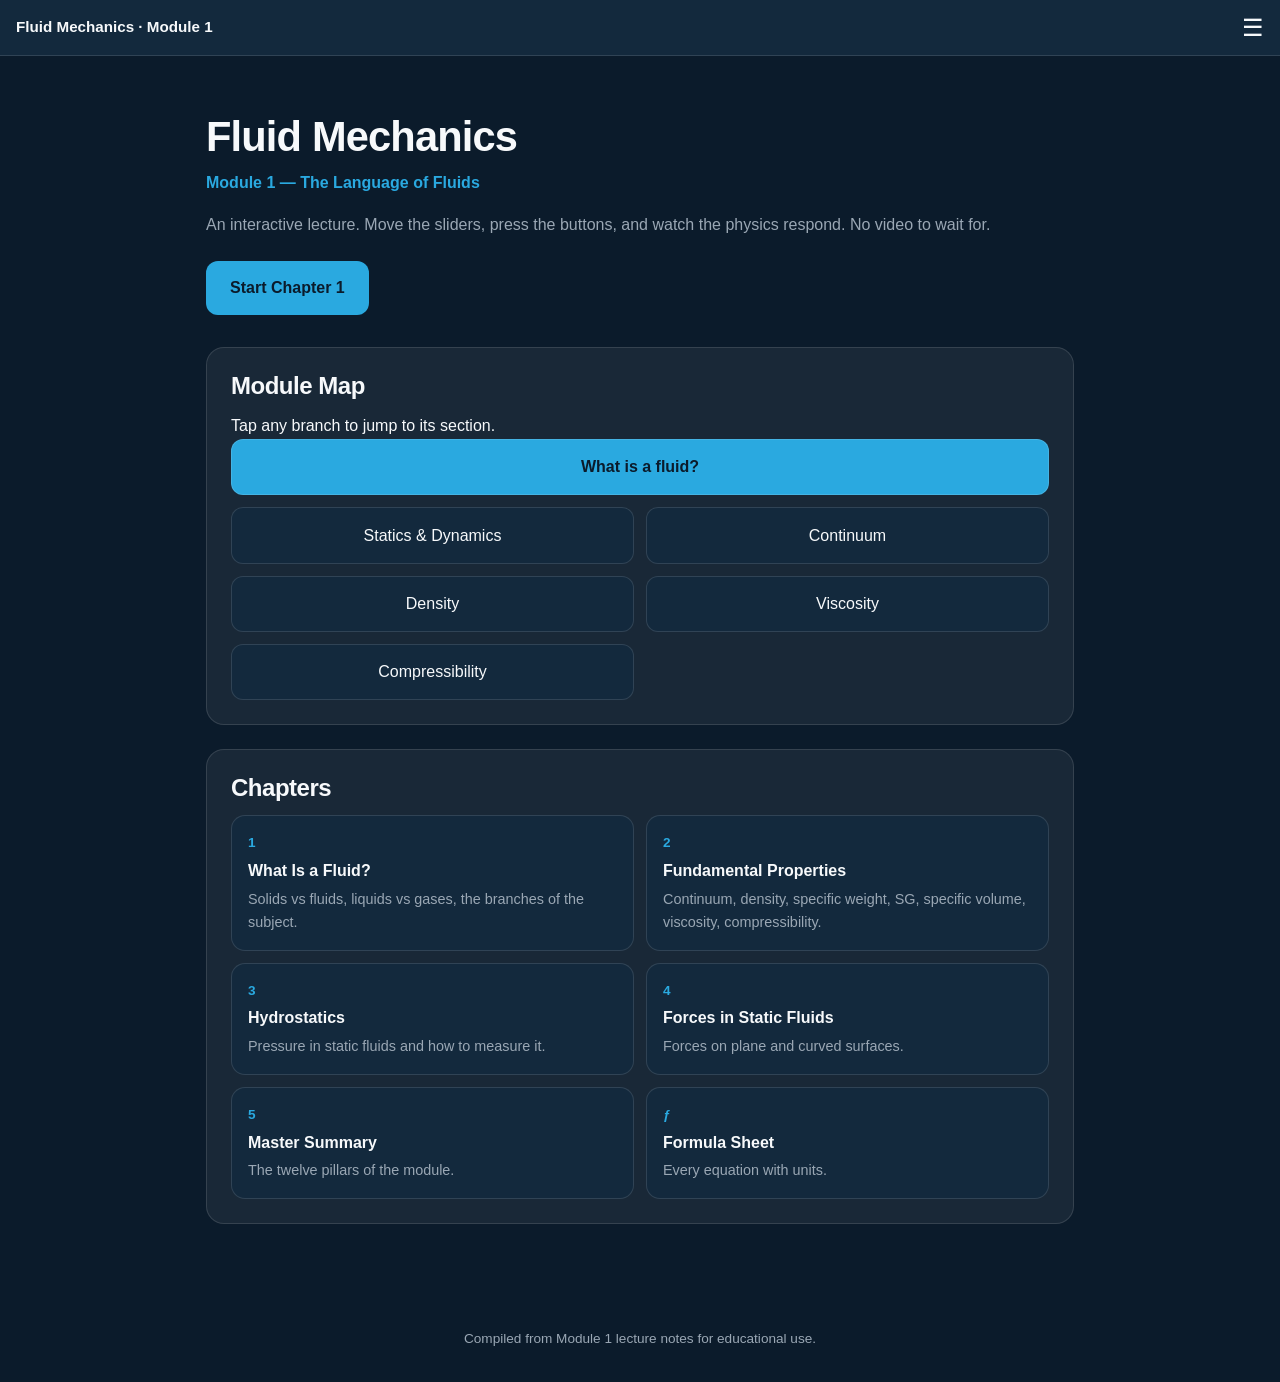
<file: index.html>
<!DOCTYPE html>
<html lang="en">
<head>
  <meta charset="UTF-8" />
  <meta name="viewport" content="width=device-width, initial-scale=1.0" />
  <title>Fluid Mechanics Module 1 — Interactive Lecture</title>
  <link rel="stylesheet" href="assets/style.css" />
</head>
<body>
  <header class="topbar">
    <a href="index.html" class="brand">Fluid Mechanics · Module 1</a>
    <button class="menu-btn" aria-label="Open menu" onclick="toggleMenu()">☰</button>
  </header>
  <nav id="menu" class="menu hidden">
    <a href="index.html">Home</a>
    <a href="chapter1.html">Chapter 1 — What Is a Fluid?</a>
    <a href="chapter2.html">Chapter 2 — Fundamental Properties</a>
    <a href="chapter3.html">Chapter 3 — Hydrostatics</a>
    <a href="chapter4.html">Chapter 4 — Forces in Static Fluids</a>
    <a href="chapter5.html">Chapter 5 — Master Summary</a>
    <a href="formulas.html">Formula Sheet</a>
    <a href="about.html">About</a>
  </nav>

  <main class="container">
    <section class="hero">
      <h1>Fluid Mechanics</h1>
      <p class="subtitle">Module 1 — The Language of Fluids</p>
      <p class="lead">An interactive lecture. Move the sliders, press the buttons, and watch the physics respond. No video to wait for.</p>
      <a href="chapter1.html" class="btn-primary">Start Chapter 1</a>
    </section>

    <section class="section-card">
      <h2>Module Map</h2>
      <p>Tap any branch to jump to its section.</p>
      <div class="map">
        <a href="chapter1.html#shear" class="map-node root">What is a fluid?</a>
        <div class="map-branches">
          <a href="chapter1.html#branches" class="map-node">Statics &amp; Dynamics</a>
          <a href="chapter2.html#continuum" class="map-node">Continuum</a>
          <a href="chapter2.html#density" class="map-node">Density</a>
          <a href="chapter2.html#viscosity" class="map-node">Viscosity</a>
          <a href="chapter2.html#compressibility" class="map-node">Compressibility</a>
        </div>
      </div>
    </section>

    <section class="section-card">
      <h2>Chapters</h2>
      <div class="grid">
        <a href="chapter1.html" class="chapter-card">
          <span class="chapter-num">1</span>
          <span class="chapter-title">What Is a Fluid?</span>
          <span class="chapter-desc">Solids vs fluids, liquids vs gases, the branches of the subject.</span>
        </a>
        <a href="chapter2.html" class="chapter-card">
          <span class="chapter-num">2</span>
          <span class="chapter-title">Fundamental Properties</span>
          <span class="chapter-desc">Continuum, density, specific weight, SG, specific volume, viscosity, compressibility.</span>
        </a>
        <a href="chapter3.html" class="chapter-card">
          <span class="chapter-num">3</span>
          <span class="chapter-title">Hydrostatics</span>
          <span class="chapter-desc">Pressure in static fluids and how to measure it.</span>
        </a>
        <a href="chapter4.html" class="chapter-card">
          <span class="chapter-num">4</span>
          <span class="chapter-title">Forces in Static Fluids</span>
          <span class="chapter-desc">Forces on plane and curved surfaces.</span>
        </a>
        <a href="chapter5.html" class="chapter-card">
          <span class="chapter-num">5</span>
          <span class="chapter-title">Master Summary</span>
          <span class="chapter-desc">The twelve pillars of the module.</span>
        </a>
        <a href="formulas.html" class="chapter-card">
          <span class="chapter-num">ƒ</span>
          <span class="chapter-title">Formula Sheet</span>
          <span class="chapter-desc">Every equation with units.</span>
        </a>
      </div>
    </section>
  </main>

  <footer class="footer">
    <p>Compiled from Module 1 lecture notes for educational use.</p>
  </footer>

  <script src="js/main.js"></script>
</body>
</html>
</file>
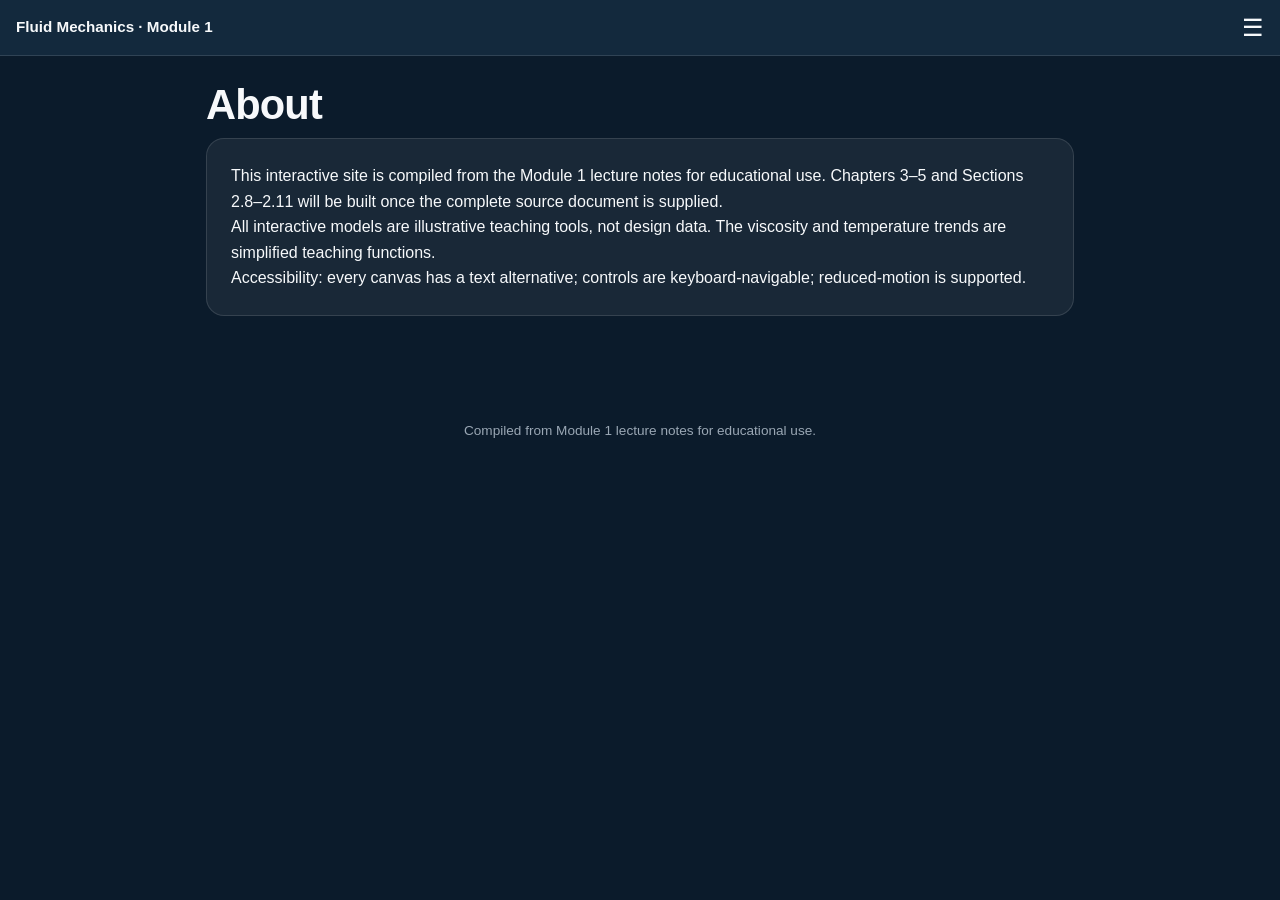
<file: about.html>
<!DOCTYPE html>
<html lang="en">
<head>
  <meta charset="UTF-8" />
  <meta name="viewport" content="width=device-width, initial-scale=1.0" />
  <title>About</title>
  <link rel="stylesheet" href="assets/style.css" />
</head>
<body>
  <header class="topbar">
    <a href="index.html" class="brand">Fluid Mechanics · Module 1</a>
    <button class="menu-btn" aria-label="Open menu" onclick="toggleMenu()">☰</button>
  </header>
  <nav id="menu" class="menu hidden">
    <a href="index.html">Home</a>
    <a href="chapter1.html">Chapter 1</a>
    <a href="chapter2.html">Chapter 2</a>
    <a href="chapter3.html">Chapter 3</a>
    <a href="chapter4.html">Chapter 4</a>
    <a href="chapter5.html">Chapter 5</a>
    <a href="formulas.html">Formula Sheet</a>
    <a href="about.html">About</a>
  </nav>
  <main class="container">
    <h1>About</h1>
    <div class="section-card">
      <p>This interactive site is compiled from the Module 1 lecture notes for educational use. Chapters 3–5 and Sections 2.8–2.11 will be built once the complete source document is supplied.</p>
      <p>All interactive models are illustrative teaching tools, not design data. The viscosity and temperature trends are simplified teaching functions.</p>
      <p>Accessibility: every canvas has a text alternative; controls are keyboard-navigable; reduced-motion is supported.</p>
    </div>
  </main>
  <footer class="footer"><p>Compiled from Module 1 lecture notes for educational use.</p></footer>
  <script src="js/main.js"></script>
</body>
</html>
</file>
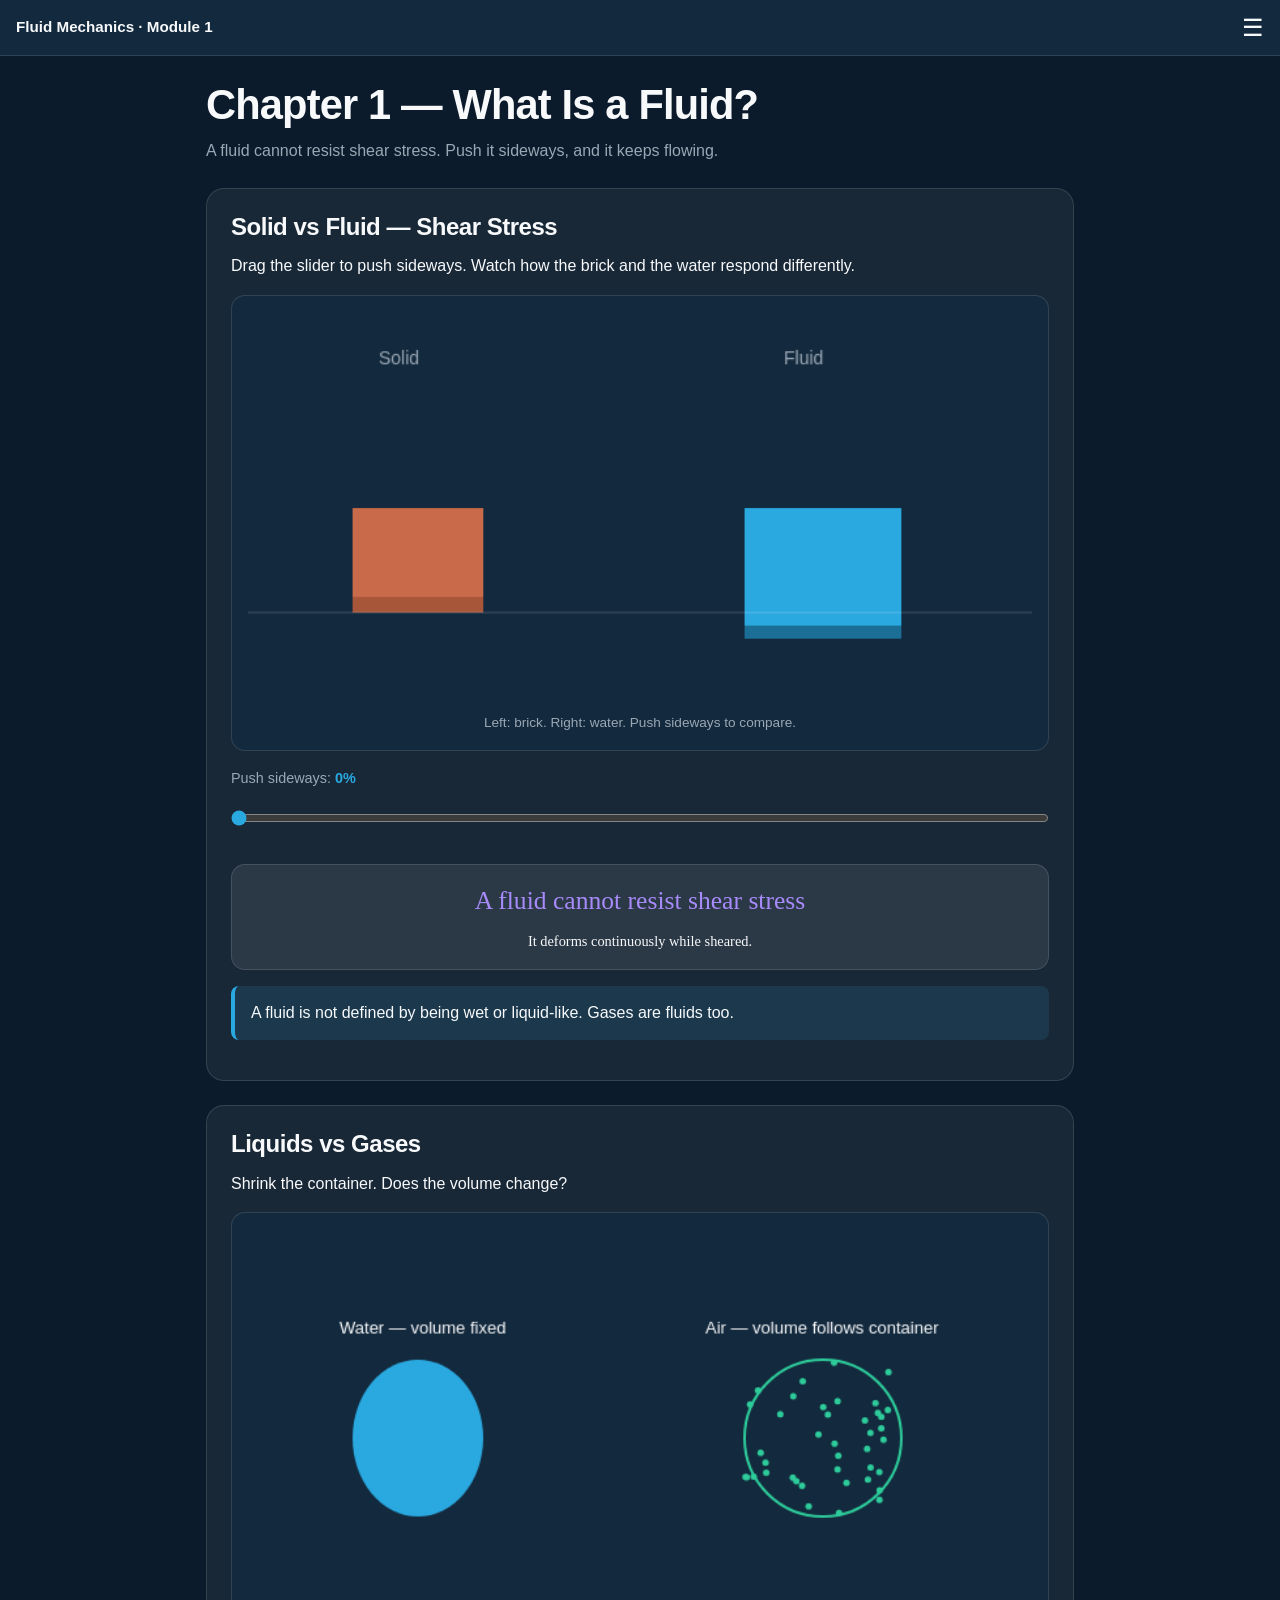
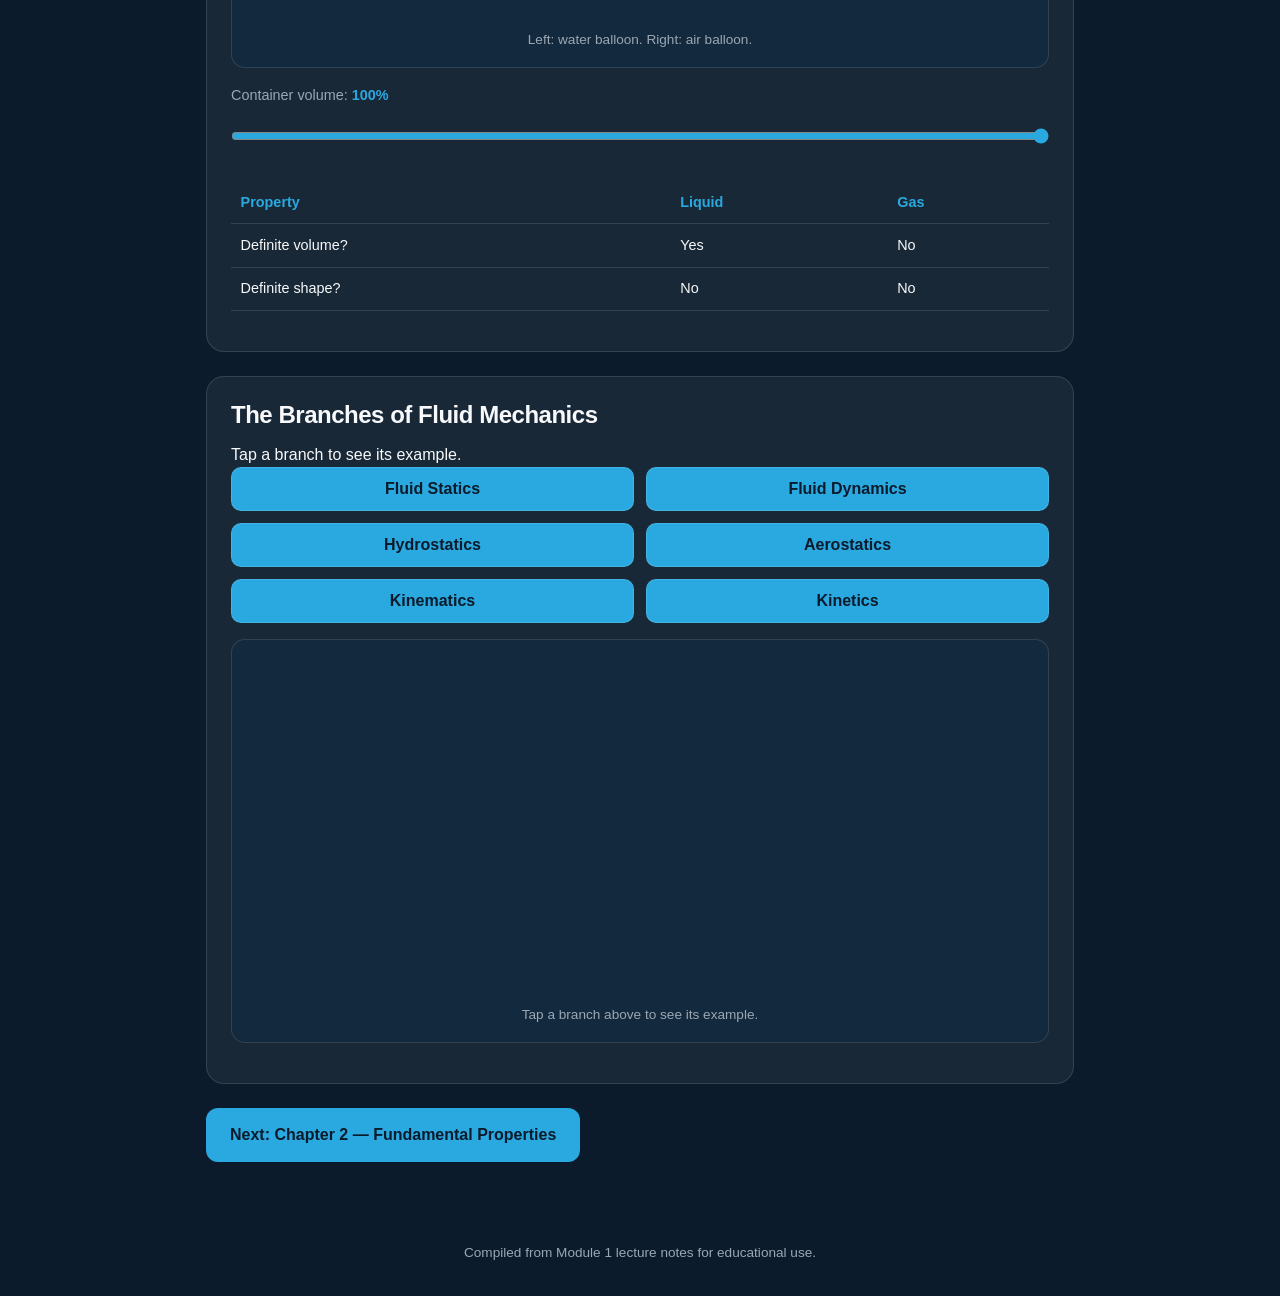
<file: chapter1.html>
<!DOCTYPE html>
<html lang="en">
<head>
  <meta charset="UTF-8" />
  <meta name="viewport" content="width=device-width, initial-scale=1.0" />
  <title>Chapter 1 — What Is a Fluid?</title>
  <link rel="stylesheet" href="assets/style.css" />
</head>
<body>
  <header class="topbar">
    <a href="index.html" class="brand">Fluid Mechanics · Module 1</a>
    <button class="menu-btn" aria-label="Open menu" onclick="toggleMenu()">☰</button>
  </header>
  <nav id="menu" class="menu hidden">
    <a href="index.html">Home</a>
    <a href="chapter1.html">Chapter 1 — What Is a Fluid?</a>
    <a href="chapter2.html">Chapter 2 — Fundamental Properties</a>
    <a href="chapter3.html">Chapter 3 — Hydrostatics</a>
    <a href="chapter4.html">Chapter 4 — Forces in Static Fluids</a>
    <a href="chapter5.html">Chapter 5 — Master Summary</a>
    <a href="formulas.html">Formula Sheet</a>
    <a href="about.html">About</a>
  </nav>

  <main class="container">
    <h1>Chapter 1 — What Is a Fluid?</h1>
    <p class="lead">A fluid cannot resist shear stress. Push it sideways, and it keeps flowing.</p>

    <section class="section-card" id="shear">
      <h2>Solid vs Fluid — Shear Stress</h2>
      <p>Drag the slider to push sideways. Watch how the brick and the water respond differently.</p>
      <div class="canvas-wrap">
        <canvas id="shearCanvas" width="600" height="300"></canvas>
        <p class="canvas-caption">Left: brick. Right: water. Push sideways to compare.</p>
      </div>
      <div class="control">
        <label for="shearSlider">Push sideways: <span id="shearReadout" class="readout">0%</span></label>
        <input type="range" id="shearSlider" min="0" max="100" value="0" />
      </div>
      <div class="formula-card">
        <div class="formula">A fluid cannot resist shear stress</div>
        <div class="formula-mean">It deforms continuously while sheared.</div>
      </div>
      <div class="keypoint">A fluid is not defined by being wet or liquid-like. Gases are fluids too.</div>
    </section>

    <section class="section-card" id="liquid-gas">
      <h2>Liquids vs Gases</h2>
      <p>Shrink the container. Does the volume change?</p>
      <div class="canvas-wrap">
        <canvas id="lgCanvas" width="600" height="300"></canvas>
        <p class="canvas-caption">Left: water balloon. Right: air balloon.</p>
      </div>
      <div class="control">
        <label for="containerSlider">Container volume: <span id="containerReadout" class="readout">100%</span></label>
        <input type="range" id="containerSlider" min="40" max="100" value="100" />
      </div>
      <table class="compare-table">
        <tr><th>Property</th><th>Liquid</th><th>Gas</th></tr>
        <tr><td>Definite volume?</td><td>Yes</td><td>No</td></tr>
        <tr><td>Definite shape?</td><td>No</td><td>No</td></tr>
      </table>
    </section>

    <section class="section-card" id="branches">
      <h2>The Branches of Fluid Mechanics</h2>
      <p>Tap a branch to see its example.</p>
      <div class="grid">
        <button class="control-btn" onclick="showBranch('statics')">Fluid Statics</button>
        <button class="control-btn" onclick="showBranch('dynamics')">Fluid Dynamics</button>
        <button class="control-btn" onclick="showBranch('hydrostatics')">Hydrostatics</button>
        <button class="control-btn" onclick="showBranch('aerostatics')">Aerostatics</button>
        <button class="control-btn" onclick="showBranch('kinematics')">Kinematics</button>
        <button class="control-btn" onclick="showBranch('kinetics')">Kinetics</button>
      </div>
      <div class="canvas-wrap">
        <canvas id="branchCanvas" width="600" height="260"></canvas>
        <p class="canvas-caption" id="branchCaption">Tap a branch above to see its example.</p>
      </div>
    </section>

    <p><a href="chapter2.html" class="btn-primary">Next: Chapter 2 — Fundamental Properties</a></p>
  </main>

  <footer class="footer">
    <p>Compiled from Module 1 lecture notes for educational use.</p>
  </footer>

  <script src="js/main.js"></script>
  <script src="js/module-a-shear.js"></script>
  <script src="js/module-b-liquid-gas.js"></script>
  <script src="js/module-c-branches.js"></script>
</body>
</html>
</file>
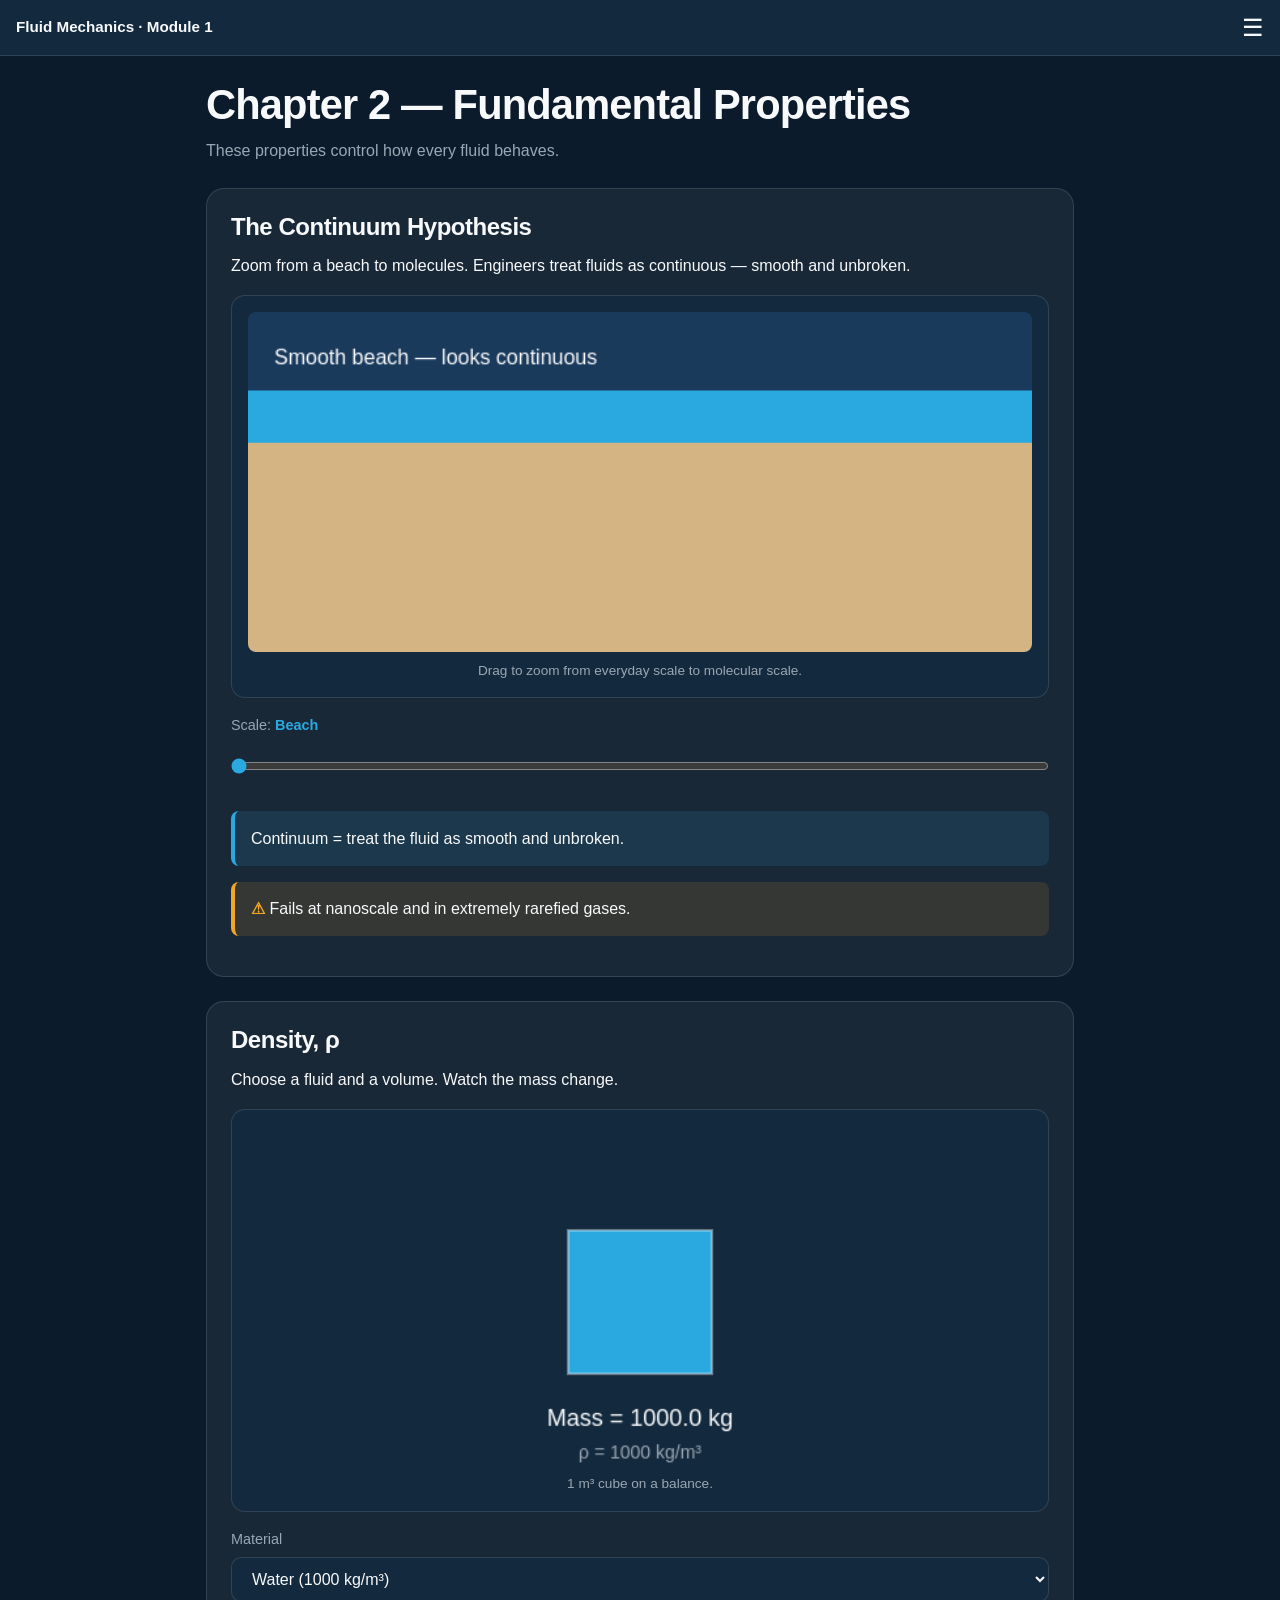
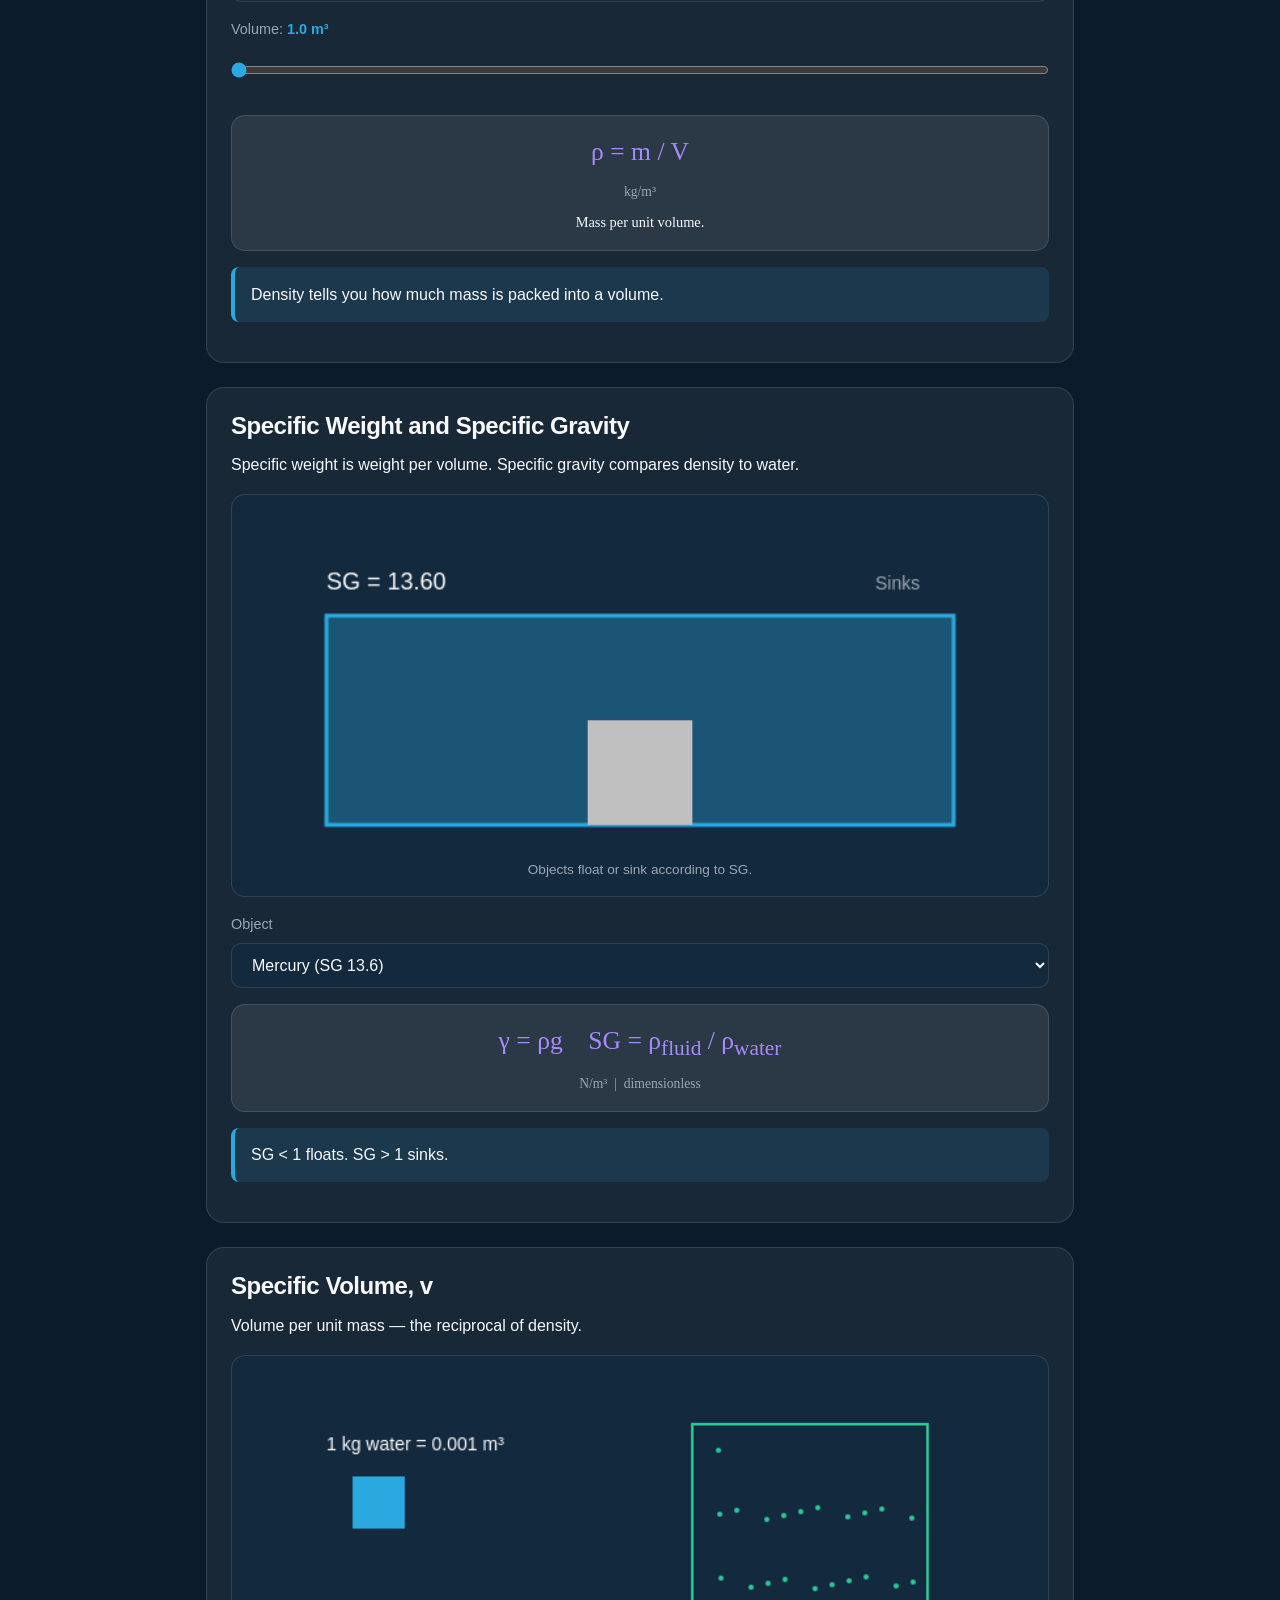
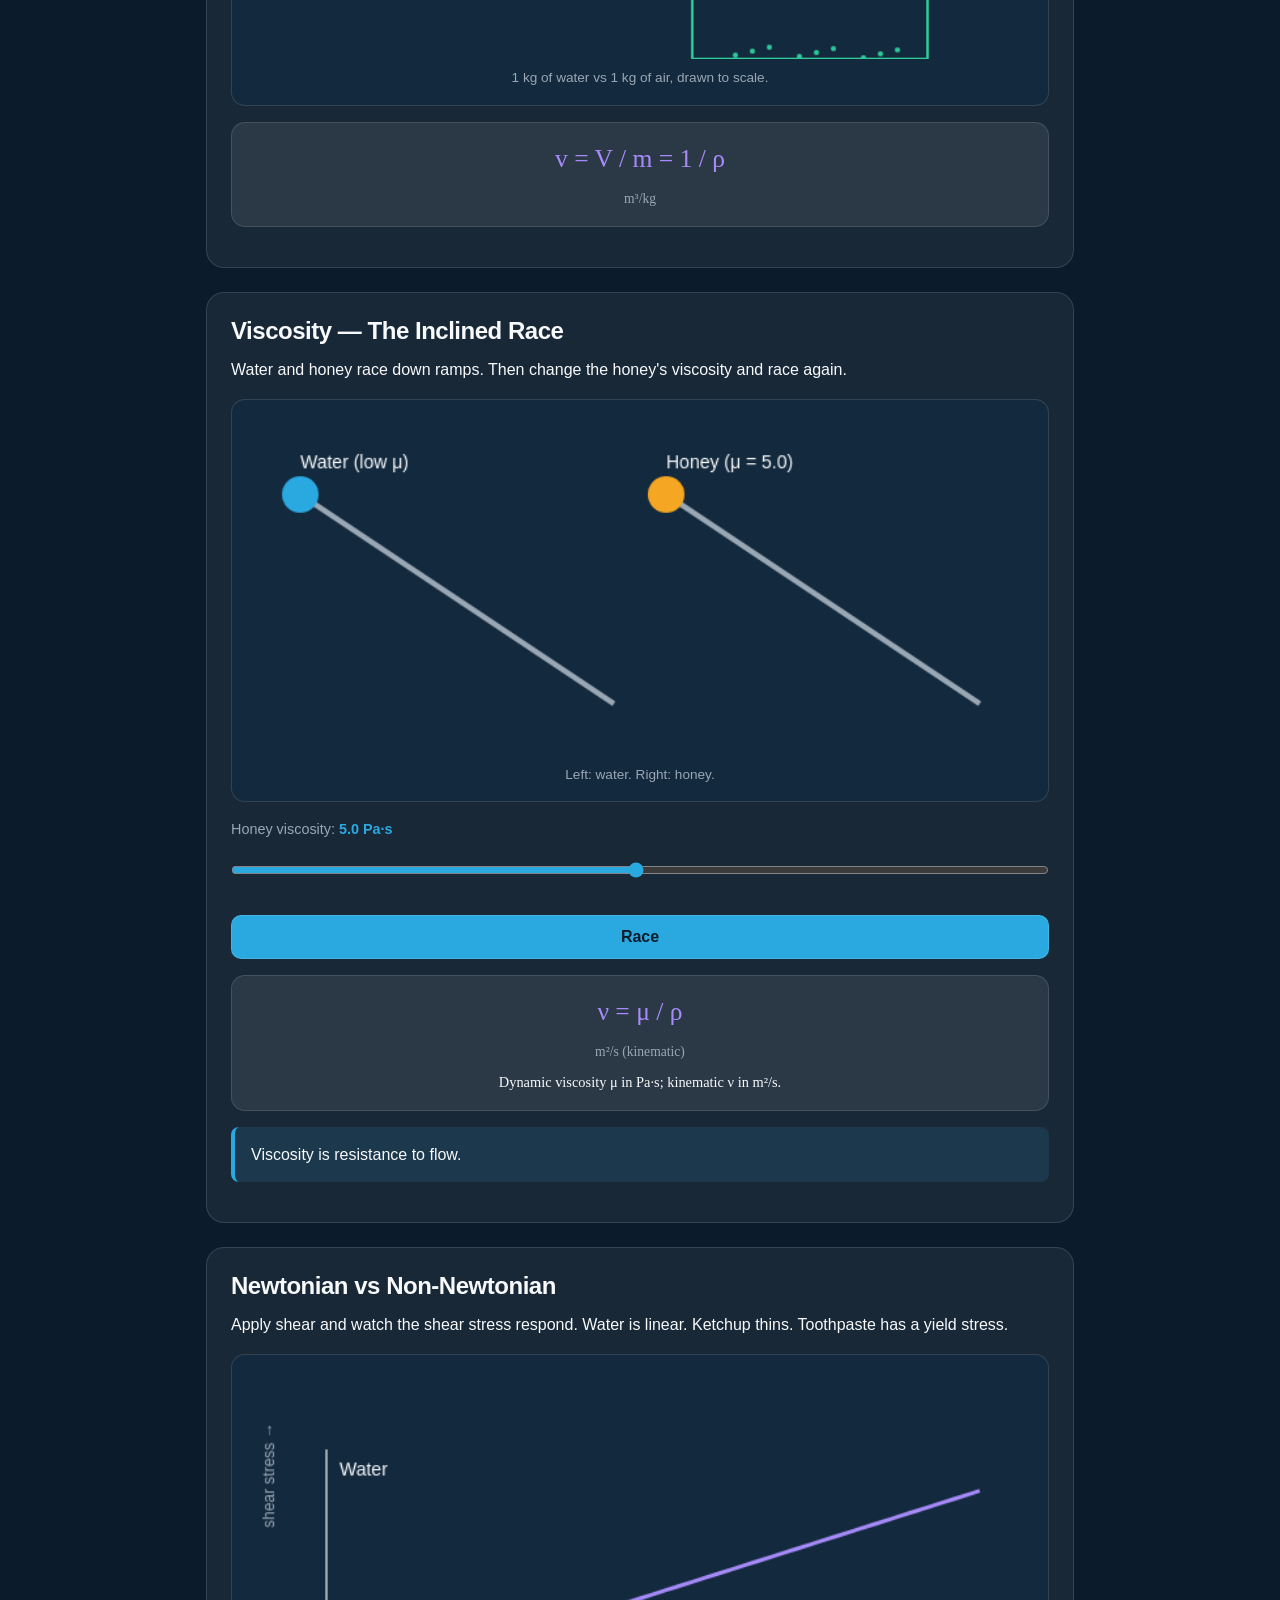
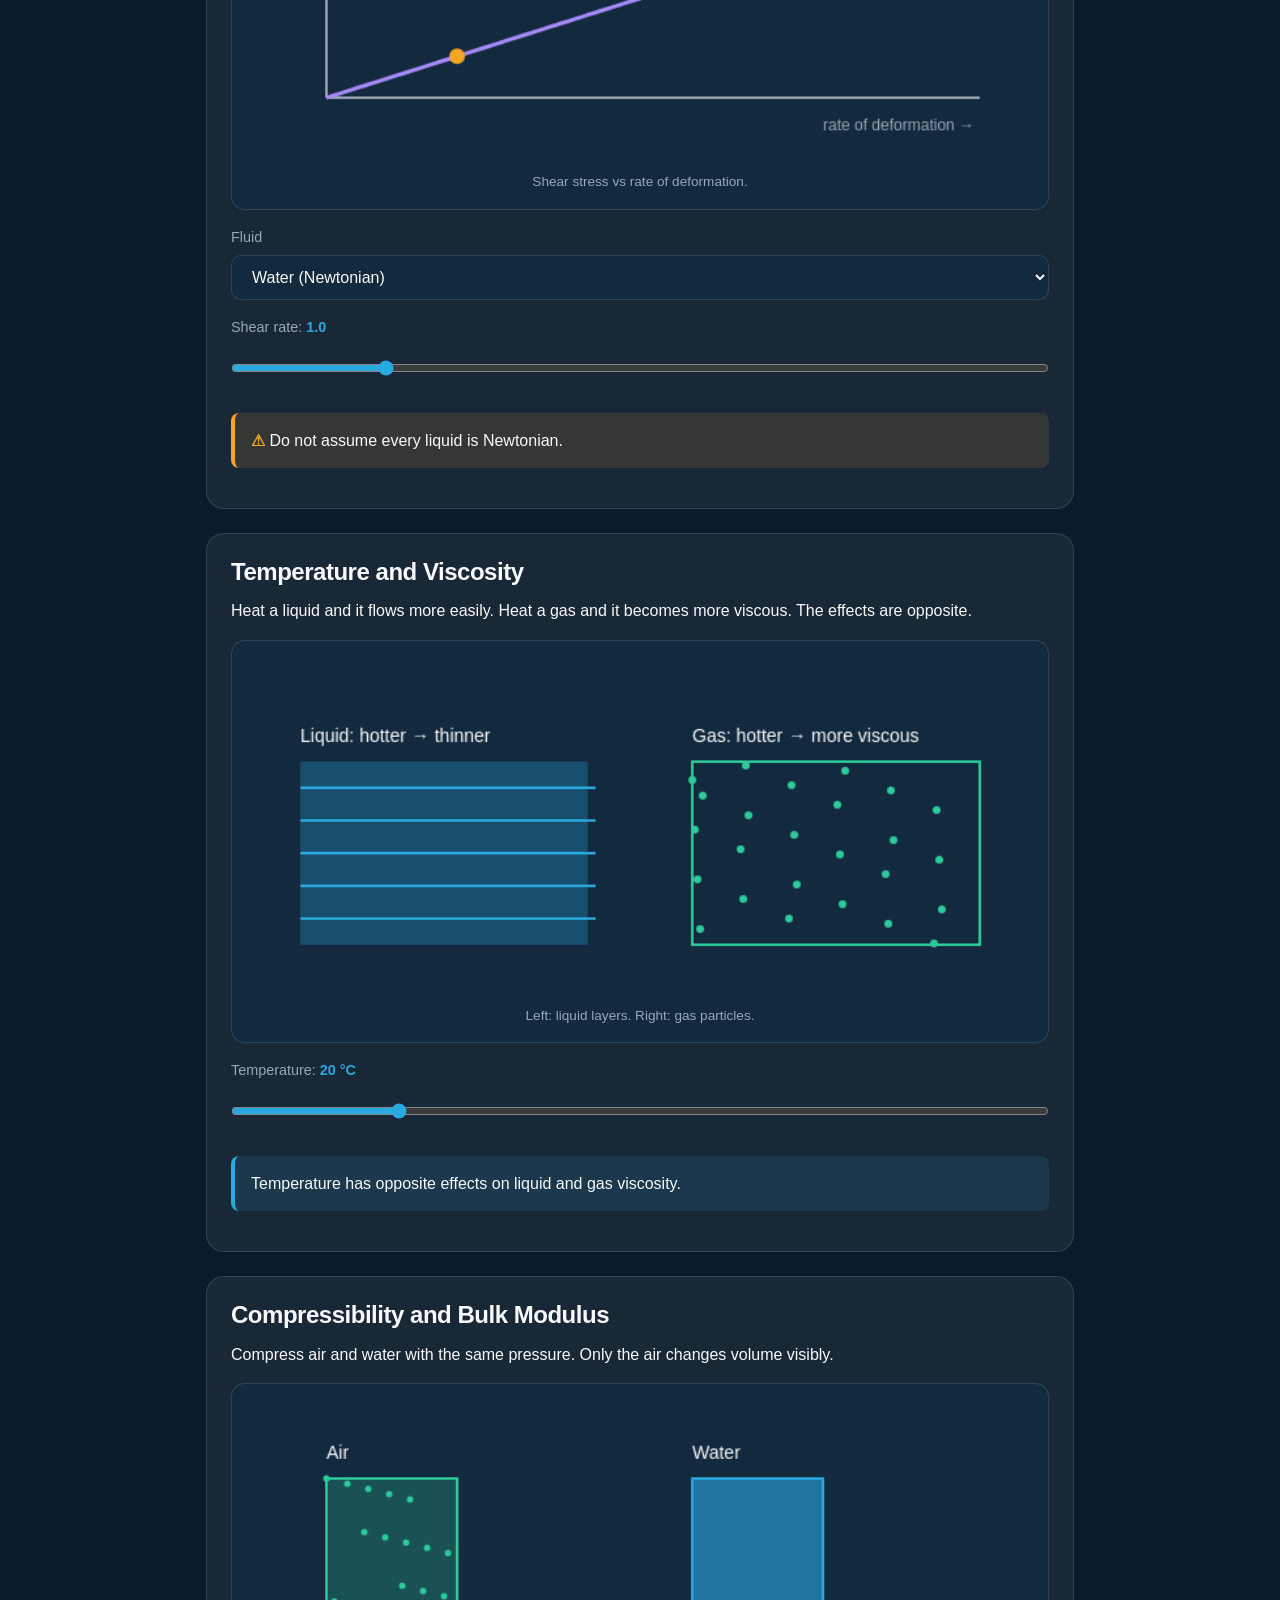
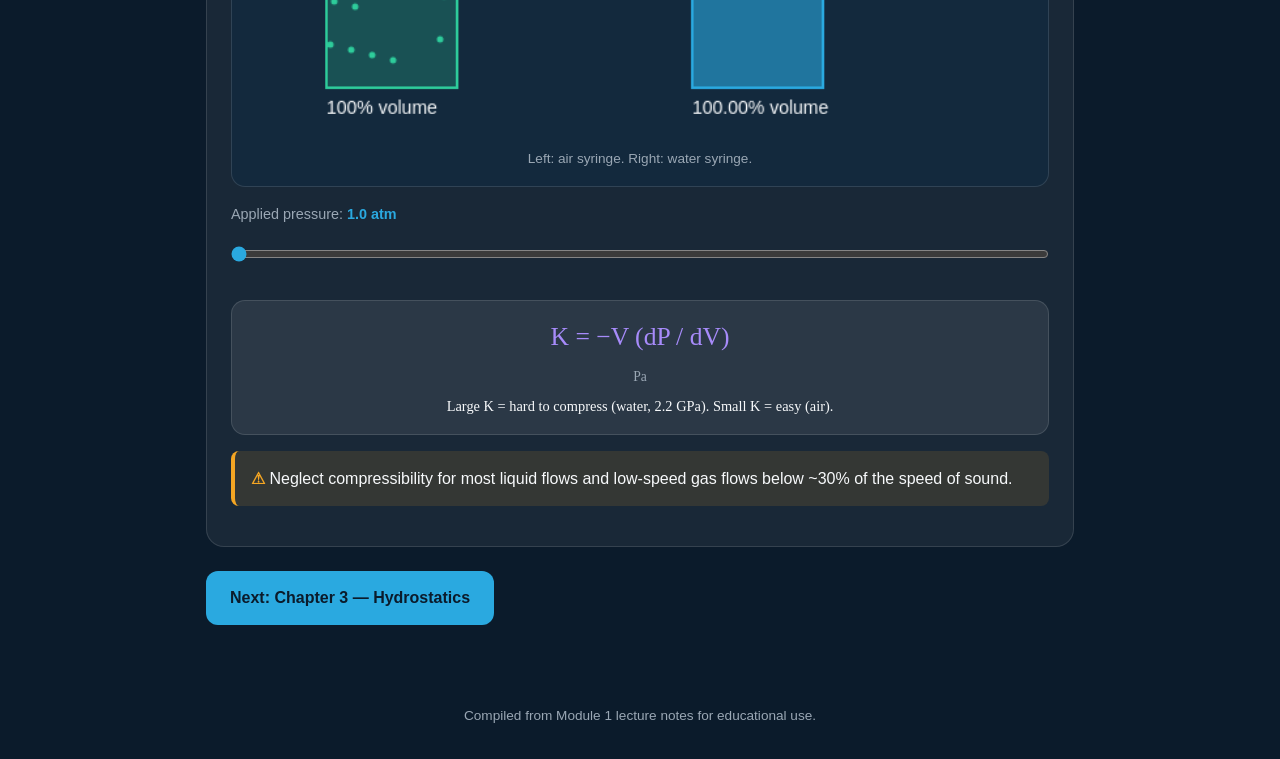
<file: chapter2.html>
<!DOCTYPE html>
<html lang="en">
<head>
  <meta charset="UTF-8" />
  <meta name="viewport" content="width=device-width, initial-scale=1.0" />
  <title>Chapter 2 — Fundamental Properties</title>
  <link rel="stylesheet" href="assets/style.css" />
</head>
<body>
  <header class="topbar">
    <a href="index.html" class="brand">Fluid Mechanics · Module 1</a>
    <button class="menu-btn" aria-label="Open menu" onclick="toggleMenu()">☰</button>
  </header>
  <nav id="menu" class="menu hidden">
    <a href="index.html">Home</a>
    <a href="chapter1.html">Chapter 1 — What Is a Fluid?</a>
    <a href="chapter2.html">Chapter 2 — Fundamental Properties</a>
    <a href="chapter3.html">Chapter 3 — Hydrostatics</a>
    <a href="chapter4.html">Chapter 4 — Forces in Static Fluids</a>
    <a href="chapter5.html">Chapter 5 — Master Summary</a>
    <a href="formulas.html">Formula Sheet</a>
    <a href="about.html">About</a>
  </nav>

  <main class="container">
    <h1>Chapter 2 — Fundamental Properties</h1>
    <p class="lead">These properties control how every fluid behaves.</p>

    <section class="section-card" id="continuum">
      <h2>The Continuum Hypothesis</h2>
      <p>Zoom from a beach to molecules. Engineers treat fluids as continuous — smooth and unbroken.</p>
      <div class="canvas-wrap">
        <canvas id="continuumCanvas" width="600" height="260"></canvas>
        <p class="canvas-caption">Drag to zoom from everyday scale to molecular scale.</p>
      </div>
      <div class="control">
        <label for="scaleSlider">Scale: <span id="scaleReadout" class="readout">Beach</span></label>
        <input type="range" id="scaleSlider" min="0" max="100" value="0" />
      </div>
      <div class="keypoint">Continuum = treat the fluid as smooth and unbroken.</div>
      <div class="caution">Fails at nanoscale and in extremely rarefied gases.</div>
    </section>

    <section class="section-card" id="density">
      <h2>Density, ρ</h2>
      <p>Choose a fluid and a volume. Watch the mass change.</p>
      <div class="canvas-wrap">
        <canvas id="densityCanvas" width="600" height="260"></canvas>
        <p class="canvas-caption">1 m³ cube on a balance.</p>
      </div>
      <div class="control">
        <label for="materialSelect">Material</label>
        <select id="materialSelect">
          <option value="1000">Water (1000 kg/m³)</option>
          <option value="1.2">Air (1.2 kg/m³)</option>
          <option value="13600">Mercury (13600 kg/m³)</option>
        </select>
      </div>
      <div class="control">
        <label for="volumeSlider">Volume: <span id="volumeReadout" class="readout">1 m³</span></label>
        <input type="range" id="volumeSlider" min="1" max="3" step="0.1" value="1" />
      </div>
      <div class="formula-card">
        <div class="formula">ρ = m / V</div>
        <div class="formula-units">kg/m³</div>
        <div class="formula-mean">Mass per unit volume.</div>
      </div>
      <div class="keypoint">Density tells you how much mass is packed into a volume.</div>
    </section>

    <section class="section-card" id="specific">
      <h2>Specific Weight and Specific Gravity</h2>
      <p>Specific weight is weight per volume. Specific gravity compares density to water.</p>
      <div class="canvas-wrap">
        <canvas id="specificCanvas" width="600" height="260"></canvas>
        <p class="canvas-caption">Objects float or sink according to SG.</p>
      </div>
      <div class="control">
        <label for="sgSelect">Object</label>
        <select id="sgSelect">
          <option value="13.6">Mercury (SG 13.6)</option>
          <option value="0.8">Oil (SG 0.8)</option>
          <option value="0.92">Ice (SG 0.92)</option>
        </select>
      </div>
      <div class="formula-card">
        <div class="formula">γ = ρg &nbsp;&nbsp; SG = ρ<sub>fluid</sub> / ρ<sub>water</sub></div>
        <div class="formula-units">N/m³ &nbsp;|&nbsp; dimensionless</div>
      </div>
      <div class="keypoint">SG &lt; 1 floats. SG &gt; 1 sinks.</div>
    </section>

    <section class="section-card" id="specific-volume">
      <h2>Specific Volume, v</h2>
      <p>Volume per unit mass — the reciprocal of density.</p>
      <div class="canvas-wrap">
        <canvas id="svCanvas" width="600" height="220"></canvas>
        <p class="canvas-caption">1 kg of water vs 1 kg of air, drawn to scale.</p>
      </div>
      <div class="formula-card">
        <div class="formula">v = V / m = 1 / ρ</div>
        <div class="formula-units">m³/kg</div>
      </div>
    </section>

    <section class="section-card" id="viscosity">
      <h2>Viscosity — The Inclined Race</h2>
      <p>Water and honey race down ramps. Then change the honey's viscosity and race again.</p>
      <div class="canvas-wrap">
        <canvas id="viscosityCanvas" width="600" height="260"></canvas>
        <p class="canvas-caption">Left: water. Right: honey.</p>
      </div>
      <div class="control">
        <label for="viscositySlider">Honey viscosity: <span id="viscosityReadout" class="readout">5.0 Pa·s</span></label>
        <input type="range" id="viscositySlider" min="0.1" max="10" step="0.1" value="5" />
      </div>
      <button class="control-btn" onclick="startRace()">Race</button>
      <div class="formula-card">
        <div class="formula">ν = μ / ρ</div>
        <div class="formula-units">m²/s (kinematic)</div>
        <div class="formula-mean">Dynamic viscosity μ in Pa·s; kinematic ν in m²/s.</div>
      </div>
      <div class="keypoint">Viscosity is resistance to flow.</div>
    </section>

    <section class="section-card" id="newtonian">
      <h2>Newtonian vs Non-Newtonian</h2>
      <p>Apply shear and watch the shear stress respond. Water is linear. Ketchup thins. Toothpaste has a yield stress.</p>
      <div class="canvas-wrap">
        <canvas id="newtonianCanvas" width="600" height="300"></canvas>
        <p class="canvas-caption">Shear stress vs rate of deformation.</p>
      </div>
      <div class="control">
        <label for="fluidSelect">Fluid</label>
        <select id="fluidSelect">
          <option value="water">Water (Newtonian)</option>
          <option value="ketchup">Ketchup (shear-thinning)</option>
          <option value="toothpaste">Toothpaste (yield stress)</option>
        </select>
      </div>
      <div class="control">
        <label for="shearRateSlider">Shear rate: <span id="shearRateReadout" class="readout">1.0</span></label>
        <input type="range" id="shearRateSlider" min="0.1" max="5" step="0.1" value="1" />
      </div>
      <div class="caution">Do not assume every liquid is Newtonian.</div>
    </section>

    <section class="section-card" id="temperature">
      <h2>Temperature and Viscosity</h2>
      <p>Heat a liquid and it flows more easily. Heat a gas and it becomes more viscous. The effects are opposite.</p>
      <div class="canvas-wrap">
        <canvas id="temperatureCanvas" width="600" height="260"></canvas>
        <p class="canvas-caption">Left: liquid layers. Right: gas particles.</p>
      </div>
      <div class="control">
        <label for="tempSlider">Temperature: <span id="tempReadout" class="readout">20 °C</span></label>
        <input type="range" id="tempSlider" min="0" max="100" value="20" />
      </div>
      <div class="keypoint">Temperature has opposite effects on liquid and gas viscosity.</div>
    </section>

    <section class="section-card" id="compressibility">
      <h2>Compressibility and Bulk Modulus</h2>
      <p>Compress air and water with the same pressure. Only the air changes volume visibly.</p>
      <div class="canvas-wrap">
        <canvas id="compressCanvas" width="600" height="260"></canvas>
        <p class="canvas-caption">Left: air syringe. Right: water syringe.</p>
      </div>
      <div class="control">
        <label for="pressureSlider">Applied pressure: <span id="pressureReadout" class="readout">1 atm</span></label>
        <input type="range" id="pressureSlider" min="1" max="10" step="0.1" value="1" />
      </div>
      <div class="formula-card">
        <div class="formula">K = −V (dP / dV)</div>
        <div class="formula-units">Pa</div>
        <div class="formula-mean">Large K = hard to compress (water, 2.2 GPa). Small K = easy (air).</div>
      </div>
      <div class="caution">Neglect compressibility for most liquid flows and low-speed gas flows below ~30% of the speed of sound.</div>
    </section>

    <p><a href="chapter3.html" class="btn-primary">Next: Chapter 3 — Hydrostatics</a></p>
  </main>

  <footer class="footer">
    <p>Compiled from Module 1 lecture notes for educational use.</p>
  </footer>

  <script src="js/main.js"></script>
  <script src="js/module-d-continuum.js"></script>
  <script src="js/module-e-density.js"></script>
  <script src="js/module-f-specific.js"></script>
  <script src="js/module-g-specific-volume.js"></script>
  <script src="js/module-h-viscosity.js"></script>
  <script src="js/module-i-newtonian.js"></script>
  <script src="js/module-j-temperature.js"></script>
  <script src="js/module-k-compressibility.js"></script>
</body>
</html>
</file>
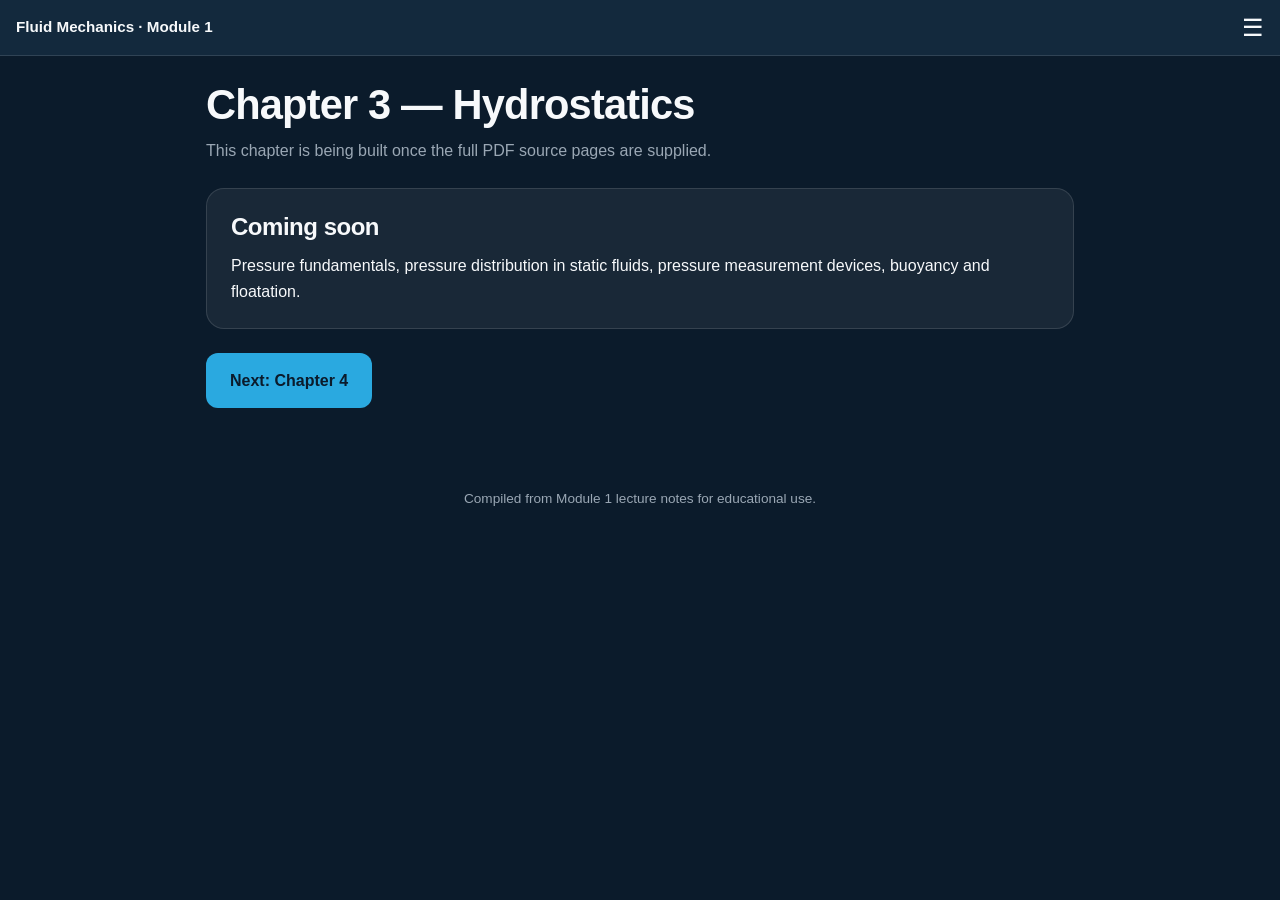
<file: chapter3.html>
<!DOCTYPE html>
<html lang="en">
<head>
  <meta charset="UTF-8" />
  <meta name="viewport" content="width=device-width, initial-scale=1.0" />
  <title>Chapter 3 — Hydrostatics</title>
  <link rel="stylesheet" href="assets/style.css" />
</head>
<body>
  <header class="topbar">
    <a href="index.html" class="brand">Fluid Mechanics · Module 1</a>
    <button class="menu-btn" aria-label="Open menu" onclick="toggleMenu()">☰</button>
  </header>
  <nav id="menu" class="menu hidden">
    <a href="index.html">Home</a>
    <a href="chapter1.html">Chapter 1</a>
    <a href="chapter2.html">Chapter 2</a>
    <a href="chapter3.html">Chapter 3</a>
    <a href="chapter4.html">Chapter 4</a>
    <a href="chapter5.html">Chapter 5</a>
    <a href="formulas.html">Formula Sheet</a>
    <a href="about.html">About</a>
  </nav>
  <main class="container">
    <h1>Chapter 3 — Hydrostatics</h1>
    <p class="lead">This chapter is being built once the full PDF source pages are supplied.</p>
    <div class="section-card">
      <h2>Coming soon</h2>
      <p>Pressure fundamentals, pressure distribution in static fluids, pressure measurement devices, buoyancy and floatation.</p>
    </div>
    <p><a href="chapter4.html" class="btn-primary">Next: Chapter 4</a></p>
  </main>
  <footer class="footer"><p>Compiled from Module 1 lecture notes for educational use.</p></footer>
  <script src="js/main.js"></script>
</body>
</html>
</file>
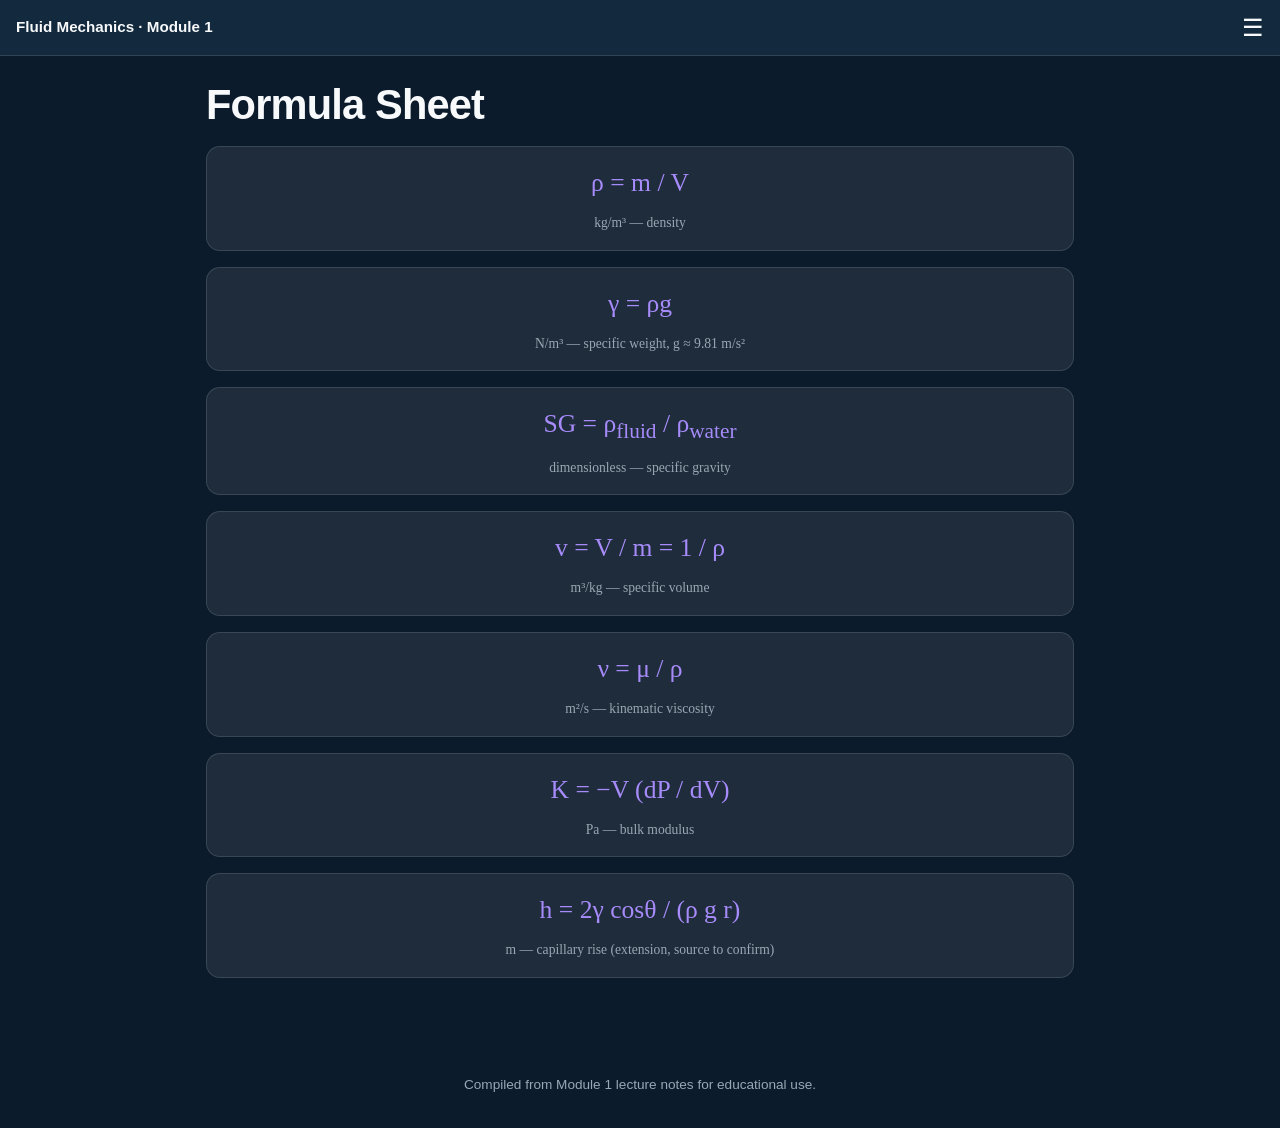
<file: Formulas.html>
<!DOCTYPE html>
<html lang="en">
<head>
  <meta charset="UTF-8" />
  <meta name="viewport" content="width=device-width, initial-scale=1.0" />
  <title>Formula Sheet</title>
  <link rel="stylesheet" href="assets/style.css" />
</head>
<body>
  <header class="topbar">
    <a href="index.html" class="brand">Fluid Mechanics · Module 1</a>
    <button class="menu-btn" aria-label="Open menu" onclick="toggleMenu()">☰</button>
  </header>
  <nav id="menu" class="menu hidden">
    <a href="index.html">Home</a>
    <a href="chapter1.html">Chapter 1</a>
    <a href="chapter2.html">Chapter 2</a>
    <a href="chapter3.html">Chapter 3</a>
    <a href="chapter4.html">Chapter 4</a>
    <a href="chapter5.html">Chapter 5</a>
    <a href="formulas.html">Formula Sheet</a>
    <a href="about.html">About</a>
  </nav>
  <main class="container">
    <h1>Formula Sheet</h1>
    <div class="formula-card">
      <div class="formula">ρ = m / V</div>
      <div class="formula-units">kg/m³ — density</div>
    </div>
    <div class="formula-card">
      <div class="formula">γ = ρg</div>
      <div class="formula-units">N/m³ — specific weight, g ≈ 9.81 m/s²</div>
    </div>
    <div class="formula-card">
      <div class="formula">SG = ρ<sub>fluid</sub> / ρ<sub>water</sub></div>
      <div class="formula-units">dimensionless — specific gravity</div>
    </div>
    <div class="formula-card">
      <div class="formula">v = V / m = 1 / ρ</div>
      <div class="formula-units">m³/kg — specific volume</div>
    </div>
    <div class="formula-card">
      <div class="formula">ν = μ / ρ</div>
      <div class="formula-units">m²/s — kinematic viscosity</div>
    </div>
    <div class="formula-card">
      <div class="formula">K = −V (dP / dV)</div>
      <div class="formula-units">Pa — bulk modulus</div>
    </div>
    <div class="formula-card">
      <div class="formula">h = 2γ cosθ / (ρ g r)</div>
      <div class="formula-units">m — capillary rise (extension, source to confirm)</div>
    </div>
  </main>
  <footer class="footer"><p>Compiled from Module 1 lecture notes for educational use.</p></footer>
  <script src="js/main.js"></script>
</body>
</html>
</file>
<file: assets/style.css>
:root {
  --navy: #0b1b2b;
  --navy-light: #13293d;
  --cyan: #2aa9e0;
  --teal: #2ecc9b;
  --amber: #f5a623;
  --magenta: #e0407a;
  --white: #f7f9fb;
  --grey: #9aa7b4;
  --purple: #a78bfa;
  --card: rgba(255, 255, 255, 0.06);
  --border: rgba(255, 255, 255, 0.12);
}

* { box-sizing: border-box; margin: 0; padding: 0; }

html { scroll-behavior: smooth; }

body {
  background: var(--navy);
  color: var(--white);
  font-family: -apple-system, BlinkMacSystemFont, "Segoe UI", Roboto, "Helvetica Neue", Arial, sans-serif;
  font-size: 16px;
  line-height: 1.6;
  padding-top: 56px;
}

h1, h2, h3 { font-weight: 600; letter-spacing: -0.02em; line-height: 1.2; }
h1 { font-size: 2rem; margin-bottom: 0.5rem; }
h2 { font-size: 1.5rem; margin-bottom: 0.75rem; }
h3 { font-size: 1.15rem; margin-bottom: 0.5rem; }

a { color: var(--cyan); text-decoration: none; }
a:hover { text-decoration: underline; }

.container { max-width: 720px; margin: 0 auto; padding: 1.5rem 1rem 3rem; }

/* Top bar */
.topbar {
  position: fixed; top: 0; left: 0; right: 0; height: 56px;
  display: flex; align-items: center; justify-content: space-between;
  padding: 0 1rem; background: var(--navy-light);
  border-bottom: 1px solid var(--border); z-index: 100;
}
.brand { color: var(--white); font-weight: 600; font-size: 0.95rem; }
.menu-btn { background: none; border: none; color: var(--white); font-size: 1.5rem; cursor: pointer; }

.menu {
  position: fixed; top: 56px; left: 0; right: 0; bottom: 0;
  background: var(--navy); z-index: 99; padding: 1.5rem;
  display: flex; flex-direction: column; gap: 1rem;
}
.menu a { color: var(--white); font-size: 1.1rem; padding: 0.75rem 0; border-bottom: 1px solid var(--border); }
.hidden { display: none; }

/* Hero */
.hero { padding: 2rem 0; text-align: left; }
.subtitle { color: var(--cyan); font-weight: 600; margin-bottom: 1rem; }
.lead { color: var(--grey); margin-bottom: 1.5rem; }

.btn-primary {
  display: inline-block; background: var(--cyan); color: var(--navy);
  padding: 0.9rem 1.5rem; border-radius: 12px; font-weight: 600;
  text-decoration: none; min-height: 44px;
}
.btn-primary:hover { background: #4fc0f0; text-decoration: none; }

/* Section cards */
.section-card {
  background: var(--card); border: 1px solid var(--border);
  border-radius: 18px; padding: 1.5rem; margin-bottom: 1.5rem;
}

/* Map */
.map { display: flex; flex-direction: column; gap: 0.75rem; }
.map-node {
  display: block; padding: 0.9rem 1rem; border-radius: 12px;
  background: var(--navy-light); border: 1px solid var(--border);
  color: var(--white); text-align: center; min-height: 44px;
}
.map-node.root { background: var(--cyan); color: var(--navy); font-weight: 600; }
.map-branches { display: grid; grid-template-columns: 1fr 1fr; gap: 0.75rem; }

/* Chapter cards grid */
.grid { display: grid; grid-template-columns: 1fr; gap: 0.75rem; }
.chapter-card {
  display: block; background: var(--navy-light); border: 1px solid var(--border);
  border-radius: 14px; padding: 1rem; color: var(--white);
}
.chapter-card:hover { border-color: var(--cyan); text-decoration: none; }
.chapter-num { display: block; color: var(--cyan); font-weight: 700; font-size: 0.85rem; }
.chapter-title { display: block; font-weight: 600; margin: 0.25rem 0; }
.chapter-desc { display: block; color: var(--grey); font-size: 0.9rem; }

/* Formula card */
.formula-card {
  background: rgba(255, 255, 255, 0.08); border: 1px solid var(--border);
  border-radius: 14px; padding: 1rem 1.25rem; margin: 1rem 0;
  font-family: Georgia, "Times New Roman", serif;
}
.formula { font-size: 1.6rem; text-align: center; margin-bottom: 0.5rem; color: var(--purple); }
.formula-units { text-align: center; color: var(--grey); font-size: 0.85rem; }
.formula-mean { text-align: center; color: var(--white); font-size: 0.9rem; margin-top: 0.5rem; }

/* Key point and caution */
.keypoint {
  background: rgba(42, 169, 224, 0.12); border-left: 4px solid var(--cyan);
  padding: 0.9rem 1rem; border-radius: 8px; margin: 1rem 0; font-weight: 500;
}
.caution {
  background: rgba(245, 166, 35, 0.12); border-left: 4px solid var(--amber);
  padding: 0.9rem 1rem; border-radius: 8px; margin: 1rem 0;
}
.caution::before { content: "⚠ "; color: var(--amber); font-weight: 700; }

/* Canvas */
.canvas-wrap {
  background: var(--navy-light); border: 1px solid var(--border);
  border-radius: 14px; padding: 1rem; margin: 1rem 0;
}
canvas { width: 100%; height: auto; display: block; border-radius: 8px; }
.canvas-caption { color: var(--grey); font-size: 0.85rem; margin-top: 0.5rem; text-align: center; }

/* Controls */
.control { margin: 1rem 0; }
.control label { display: block; font-size: 0.9rem; color: var(--grey); margin-bottom: 0.4rem; }
input[type="range"] { width: 100%; height: 44px; accent-color: var(--cyan); }
.readout { font-weight: 600; color: var(--cyan); }

select, button.control-btn {
  width: 100%; min-height: 44px; padding: 0.75rem 1rem;
  background: var(--navy-light); color: var(--white);
  border: 1px solid var(--border); border-radius: 10px; font-size: 1rem;
}
button.control-btn { cursor: pointer; background: var(--cyan); color: var(--navy); font-weight: 600; }
button.control-btn:hover { background: #4fc0f0; }

/* Comparison table */
.compare-table { width: 100%; border-collapse: collapse; margin: 1rem 0; font-size: 0.9rem; }
.compare-table th, .compare-table td { padding: 0.6rem; border-bottom: 1px solid var(--border); text-align: left; }
.compare-table th { color: var(--cyan); font-weight: 600; }

/* Footer */
.footer { text-align: center; padding: 2rem 1rem; color: var(--grey); font-size: 0.85rem; }

/* Reduced motion */
@media (prefers-reduced-motion: reduce) {
  * { animation: none !important; transition: none !important; }
  html { scroll-behavior: auto; }
}

/* Desktop */
@media (min-width: 768px) {
  .container { max-width: 900px; }
  .grid { grid-template-columns: 1fr 1fr; }
  h1 { font-size: 2.6rem; }
}
</file>
